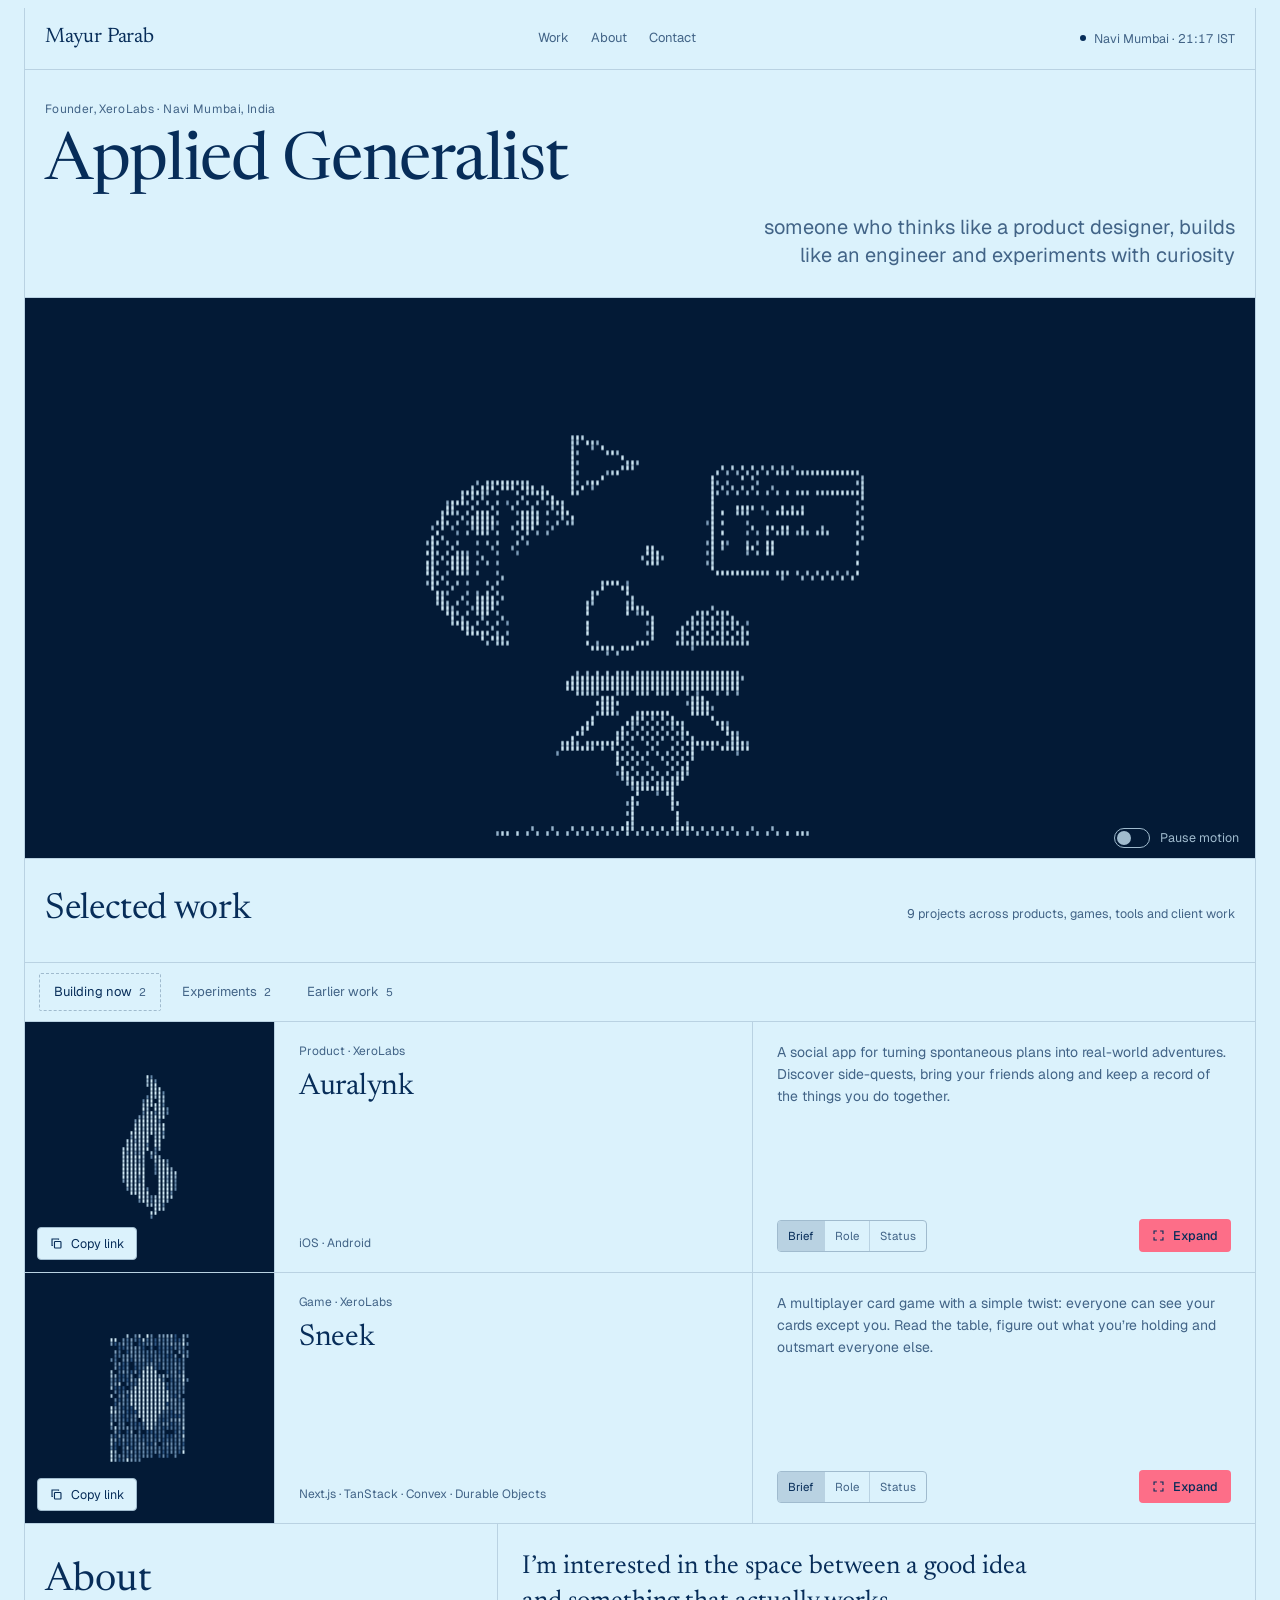
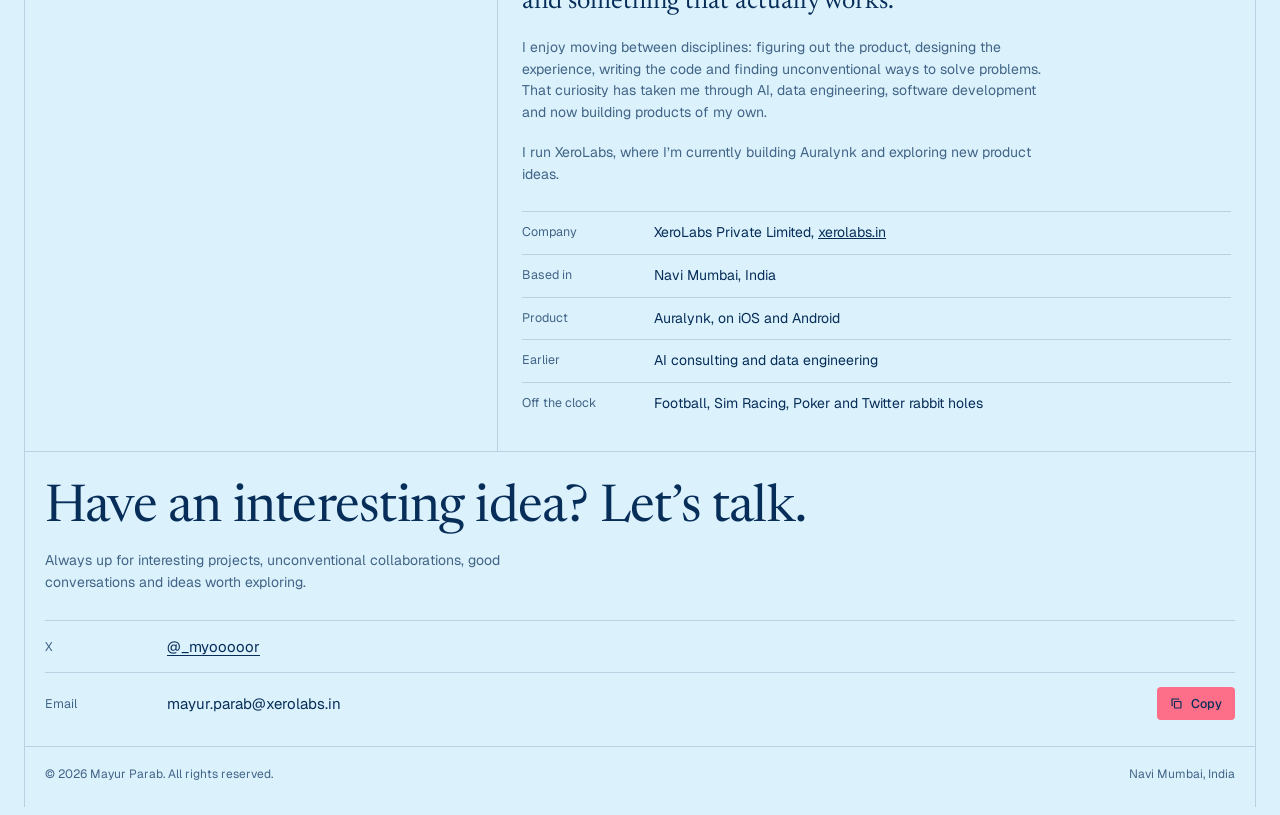
<file: index.html>
<!DOCTYPE html>
<html lang="en">
<head>
    <meta charset="utf-8">
    <meta name="viewport" content="width=device-width,initial-scale=1,viewport-fit=cover">
    <title>Mayur Parab · Applied Generalist</title>
    <meta name="description" content="Mayur Parab is an applied generalist and the founder of XeroLabs, where he is building Auralynk, a social app for real-world side-quests.">
    <meta name="theme-color" content="#DBF2FC">
    <meta name="color-scheme" content="light">
    <link rel="canonical" href="https://mayurparab.com/">
    <meta property="og:type" content="website">
    <meta property="og:title" content="Mayur Parab · Applied Generalist">
    <meta property="og:description" content="Mayur Parab is an applied generalist and the founder of XeroLabs, where he is building Auralynk, a social app for real-world side-quests.">
    <meta property="og:url" content="https://mayurparab.com/">
    <link rel="preconnect" href="https://fonts.googleapis.com">
    <link rel="preconnect" href="https://fonts.gstatic.com" crossorigin>
    <link href="https://fonts.googleapis.com/css2?family=Geist:wght@400;500&family=Newsreader:ital,opsz,wght@0,6..72,400;1,6..72,400&display=swap" rel="stylesheet">
    <link rel="stylesheet" href="styles.css">
    <link rel="icon" href="data:image/svg+xml,%3Csvg xmlns='http://www.w3.org/2000/svg' viewBox='0 0 32 32'%3E%3Crect width='32' height='32' rx='6' fill='%23072D59'/%3E%3Ctext x='16' y='23' font-family='Georgia,serif' font-size='20' text-anchor='middle' fill='%23DBF2FC'%3EM%3C/text%3E%3C/svg%3E">
</head>
<body>
    <div class="frame" id="top">
        <header class="top">
            <a class="brand" href="#top">Mayur Parab</a>
            <nav class="nav" aria-label="Sections">
                <a href="#work">Work</a><a href="#about">About</a><a href="#contact">Contact</a>
            </nav>
            <div class="clock"><i aria-hidden="true"></i><span id="clock">Navi Mumbai</span></div>
        </header>

        <section aria-labelledby="h1">
            <div class="strip">
                <p class="kicker">Founder, XeroLabs · Navi Mumbai, India</p>
                <h1 id="h1">Applied Generalist</h1>
                <p class="sub">someone who thinks like a product designer, builds like an engineer and experiments with curiosity</p>
            </div>
            <div class="stage">
                <div class="stage-art" id="stageArt">
                    <canvas id="heroCanvas" aria-hidden="true"></canvas>
                    <span class="art-note">Hover to tilt</span>
                    <div class="switch art-switch">
                        <button id="motionSwitch" type="button" role="switch" aria-checked="false" aria-labelledby="motionLabel"></button>
                        <span id="motionLabel">Pause motion</span>
                    </div>
                </div>
            </div>
        </section>

        <section id="work" aria-labelledby="work-h">
            <div class="sec-h">
                <h2 id="work-h">Selected work</h2>
                <p>9 projects across products, games, tools and client work</p>
            </div>
            <div class="tabs" role="tablist" aria-label="Project groups" id="tabs"></div>
            <div id="panels"></div>
        </section>

        <section class="about" id="about" aria-labelledby="about-h">
            <div class="about-l"><h2 id="about-h">About</h2></div>
            <div class="about-r">
                <p class="big">I’m interested in the space between a good idea and something that actually works.</p>
                <p class="small">I enjoy moving between disciplines: figuring out the product, designing the experience, writing the code and finding unconventional ways to solve problems. That curiosity has taken me through AI, data engineering, software development and now building products of my own.</p>
                <p class="small">I run XeroLabs, where I’m currently building Auralynk and exploring new product ideas.</p>
                <dl class="facts">
                    <div><dt>Company</dt><dd>XeroLabs Private Limited, <a href="https://xerolabs.in" target="_blank" rel="noopener">xerolabs.in</a></dd></div>
                    <div><dt>Based in</dt><dd>Navi Mumbai, India</dd></div>
                    <div><dt>Product</dt><dd>Auralynk, on iOS and Android</dd></div>
                    <div><dt>Earlier</dt><dd>AI consulting and data engineering</dd></div>
                    <div><dt>Off the clock</dt><dd>Football, Sim Racing, Poker and Twitter rabbit holes</dd></div>
                </dl>
            </div>
        </section>

        <section class="contact" id="contact" aria-labelledby="contact-h">
            <h2 id="contact-h">Have an interesting idea? Let’s talk.</h2>
            <p class="contact-sub">Always up for interesting projects, unconventional collaborations, good conversations and ideas worth exploring.</p>
            <div class="crow"><span class="l">X</span><span class="v"><a href="https://x.com/_myooooor" target="_blank" rel="noopener">@_myooooor</a></span><span></span></div>
            <div class="crow"><span class="l">Email</span><span class="v" id="emailText">mayur.parab@xerolabs.in</span><button class="btn btn-solid" type="button" data-copytext="mayur.parab@xerolabs.in" data-msg="Email copied"><svg viewBox="0 0 16 16" fill="none" stroke="currentColor" stroke-width="1.4" aria-hidden="true"><rect x="5.5" y="5.5" width="8" height="8" rx="1"/><path d="M10.5 3.5v-1h-8v8h1"/></svg>Copy</button></div>
        </section>
        <footer class="foot"><span>© 2026 Mayur Parab. All rights reserved.</span><span>Navi Mumbai, India</span></footer>
    </div>

    <dialog class="dlg" id="dlg" aria-labelledby="dlgTitle"></dialog>
    <div class="toast" id="toast" role="status" hidden></div>
    <script src="script.js"></script>
</body>
</html>
</file>
<file: styles.css>
/* Layout concept: a hairline-ruled sheet. Palette: Seal Blue ground, Navy Blue ink; the animated visuals sit on Navy tiles with Seal Blue dots; Crimson Pink reserved for calls to action. */
:root{
  --bg:#DBF2FC;
  --ink:#072D59;
  --ink-2:#426487;
  --line:#B9D2E2;
  --line-2:#A0BBCE;
  --st-lo:#1A4373;
  --st-hi:#DBF2FC;
  --tile:#031A36;
  --tile-ink:#A0BBCE;
  --cta:#FD6E88;
  --cta-ink:#072D59;
  --scrim:rgba(7,45,89,.5);
  --focus:#072D59;
  color-scheme:light;
  --serif:'Newsreader','Iowan Old Style','Palatino Linotype',Georgia,serif;
  --sans:'Geist','Inter',system-ui,-apple-system,'Segoe UI',Roboto,sans-serif;
}
*,*::before,*::after{box-sizing:border-box}
@media (prefers-reduced-motion:no-preference){html{scroll-behavior:smooth}}
body{
  background:var(--bg);color:var(--ink);font-family:var(--sans);font-size:14px;line-height:1.55;
  padding-left:max(16px,env(safe-area-inset-left,0px));
  padding-right:max(16px,env(safe-area-inset-right,0px));
  padding-block:0;-webkit-font-smoothing:antialiased;
}
a{color:inherit}
:focus-visible{outline:2px solid var(--focus);outline-offset:2px}
.frame{max-width:1240px;margin:0 auto;border-left:1px solid var(--line);border-right:1px solid var(--line)}
.amp{font-style:italic}
h1,h2,h3{font-family:var(--serif);font-weight:400;margin:0;text-wrap:balance}

/* header */
.top{display:flex;align-items:center;justify-content:space-between;gap:12px 24px;flex-wrap:wrap;padding:14px 20px;border-bottom:1px solid var(--line)}
.brand{font-family:var(--serif);font-size:21px;text-decoration:none;letter-spacing:-.01em}
.nav{display:flex;gap:22px}
.nav a{color:var(--ink-2);text-decoration:none;font-size:13px}
.nav a:hover{color:var(--ink)}
.clock{font-size:12.5px;color:var(--ink-2);font-variant-numeric:tabular-nums;display:flex;align-items:center;gap:8px}
.clock i{width:6px;height:6px;border-radius:50%;background:var(--ink);display:inline-block}
@media (max-width:640px){.nav{order:3;width:100%}}

/* hero */
.strip{padding:30px 20px 28px;border-bottom:1px solid var(--line)}
.sub{margin:16px 0 0 auto;text-align:right;max-width:46ch;font-size:clamp(16px,1.9vw,20px);line-height:1.4;color:var(--ink-2);text-wrap:balance}
.kicker{margin:0 0 12px;font-size:12px;letter-spacing:.03em;color:var(--ink-2)}
h1{font-size:clamp(36px,6.2vw,66px);line-height:1.02;letter-spacing:-.02em;max-width:17ch}
.stage{border-bottom:1px solid var(--line)}
.stage-art{position:relative;aspect-ratio:2.2;min-height:300px}
.stage-art canvas,.card-art canvas,.dlg-art canvas{position:absolute;inset:0;width:100%;height:100%;display:block}
.art-note{position:absolute;left:16px;bottom:12px;font-size:11.5px;color:var(--tile-ink)}
.stage-art,.card-art,.dlg-art{background:var(--tile)}
@media (hover:none){.art-note{display:none}}
.switch{display:flex;align-items:center;gap:10px;font-size:12.5px;color:var(--ink-2)}
.switch button{appearance:none;border:1px solid var(--line-2);background:var(--bg);width:36px;height:20px;border-radius:10px;padding:0;position:relative;cursor:pointer}
.switch button::after{content:"";position:absolute;top:2px;left:2px;width:14px;height:14px;border-radius:50%;background:var(--ink-2);transition:transform .15s ease}
.switch button[aria-checked="true"]{background:var(--line)}
.switch button[aria-checked="true"]::after{transform:translateX(16px);background:var(--ink)}
.art-switch{position:absolute;right:16px;bottom:10px;color:var(--tile-ink)}
.art-switch button{background:transparent;border-color:var(--tile-ink)}
.art-switch button::after{background:var(--tile-ink)}
.art-switch button[aria-checked="true"]{background:var(--tile-ink)}
.art-switch button[aria-checked="true"]::after{background:var(--tile)}
@media (max-width:820px){
  .stage-art{aspect-ratio:1.6}
}
@media (max-width:560px){.stage-art{aspect-ratio:1.1}}

/* work */
.sec-h{display:flex;justify-content:space-between;align-items:baseline;gap:8px 16px;flex-wrap:wrap;padding:24px 20px;border-bottom:1px solid var(--line)}
.sec-h h2{font-size:clamp(26px,3.4vw,36px);letter-spacing:-.01em}
.sec-h p{margin:0;color:var(--ink-2);font-size:12.5px}
.tabs{display:flex;gap:6px;padding:10px 14px;border-bottom:1px solid var(--line);overflow-x:auto}
.tab{font:inherit;font-size:13px;appearance:none;background:none;border:1px dashed transparent;border-radius:2px;color:var(--ink-2);padding:8px 14px;cursor:pointer;white-space:nowrap}
.tab:hover{color:var(--ink)}
.tab[aria-selected="true"]{color:var(--ink);border-color:var(--line-2)}
.tab .n{margin-left:7px;font-size:11px;font-variant-numeric:tabular-nums;color:var(--ink-2)}
.card{display:grid;grid-template-columns:minmax(180px,250px) minmax(0,1fr) minmax(0,1.05fr);border-bottom:1px solid var(--line);scroll-margin-top:12px}
.card-art{position:relative;aspect-ratio:1;border-right:1px solid var(--line)}
.copy{position:absolute;left:12px;bottom:12px}
.card-main{display:flex;flex-direction:column;gap:10px;padding:20px 24px;border-right:1px solid var(--line);min-width:0}
.card-main .k{margin:0;font-size:12px;color:var(--ink-2)}
.card-main h3{font-size:clamp(24px,2.6vw,30px);line-height:1.1;letter-spacing:-.01em}
.tags{margin:auto 0 0;font-size:12px;color:var(--ink-2)}
.card-side{display:flex;flex-direction:column;gap:16px;padding:20px 24px;min-width:0}
.txt{margin:0;color:var(--ink-2);max-width:52ch;min-height:6.4em}
.ctrl{margin-top:auto;display:flex;justify-content:space-between;align-items:center;gap:12px;flex-wrap:wrap}
.seg{display:inline-flex;border:1px solid var(--line-2);border-radius:4px;overflow:hidden}
.seg button{font:inherit;font-size:11.5px;appearance:none;background:none;border:0;border-right:1px solid var(--line);color:var(--ink-2);padding:6px 10px;cursor:pointer}
.seg button:last-child{border-right:0}
.seg button[aria-pressed="true"]{background:var(--line);color:var(--ink)}
.btn{font:inherit;font-size:12.5px;display:inline-flex;align-items:center;gap:8px;padding:8px 12px;border-radius:4px;cursor:pointer;border:1px solid transparent;line-height:1.2}
.btn svg{width:13px;height:13px;flex:none}
.btn-solid{background:var(--cta);color:var(--cta-ink);font-weight:500}
.btn-solid:hover{opacity:.86}
.btn-ghost{background:var(--bg);color:var(--ink);border-color:var(--line-2)}
.btn-ghost:hover{border-color:var(--ink)}
@media (max-width:900px){
  .card{grid-template-columns:minmax(0,1fr)}
  .card-art{aspect-ratio:1.5;border-right:0;border-bottom:1px solid var(--line)}
  .card-main{border-right:0;padding-bottom:4px}
  .txt{min-height:0}
}

/* about */
.about{display:grid;grid-template-columns:minmax(0,1fr) minmax(0,1.6fr);border-bottom:1px solid var(--line)}
.about-l{padding:26px 20px;border-right:1px solid var(--line)}
.about-l h2{font-size:clamp(28px,3.6vw,40px)}
.about-r{padding:26px 24px;display:flex;flex-direction:column;gap:18px;min-width:0}
.big{font-family:var(--serif);font-size:clamp(20px,2.4vw,26px);line-height:1.32;margin:0;max-width:34ch;text-wrap:pretty}
.about-r p.small{margin:0;color:var(--ink-2);max-width:60ch}
.facts{margin:8px 0 0}
.facts div{display:grid;grid-template-columns:120px minmax(0,1fr);gap:12px;padding:10px 0;border-top:1px solid var(--line)}
.facts dt{color:var(--ink-2);font-size:12.5px}
.facts dd{margin:0}
@media (max-width:820px){.about{grid-template-columns:minmax(0,1fr)}.about-l{border-right:0;border-bottom:1px solid var(--line)}}

/* contact */
.contact{padding:30px 20px 12px;border-bottom:1px solid var(--line)}
.contact h2{font-size:clamp(30px,4.4vw,52px);line-height:1.05;letter-spacing:-.015em;text-wrap:balance;margin-bottom:14px}
.contact-sub{margin:0 0 26px;max-width:56ch;color:var(--ink-2)}
.crow{display:grid;grid-template-columns:110px minmax(0,1fr) auto;gap:12px;align-items:center;padding:14px 0;border-top:1px solid var(--line)}
.crow .l{color:var(--ink-2);font-size:12.5px}
.crow .v{font-size:15px;overflow-wrap:anywhere}
.crow .v a{text-underline-offset:3px}
.crow .h{color:var(--ink-2);font-size:12.5px;display:block}
@media (max-width:560px){.crow{grid-template-columns:minmax(0,1fr) auto}.crow .l{grid-column:1/-1}}
.foot{padding:18px 20px calc(24px + env(safe-area-inset-bottom,0px));color:var(--ink-2);font-size:12px;display:flex;justify-content:space-between;gap:12px;flex-wrap:wrap}

/* dialog */
dialog.dlg{border:1px solid var(--line-2);background:var(--bg);color:var(--ink);padding:0;width:min(940px,calc(100vw - 32px));max-height:calc(100vh - 32px);overflow:auto;border-radius:2px}
dialog.dlg::backdrop{background:var(--scrim)}
.dlg-body{display:grid;grid-template-columns:minmax(0,.9fr) minmax(0,1.1fr)}
.dlg-art{position:relative;aspect-ratio:1;border-right:1px solid var(--line)}
.dlg-r{padding:20px 24px 24px;display:flex;flex-direction:column;gap:14px;min-width:0}
.dlg-top{display:flex;justify-content:space-between;align-items:center;gap:12px}
.dlg-top .k{margin:0;font-size:12px;color:var(--ink-2)}
.dlg-r h3{font-size:clamp(28px,4vw,40px);line-height:1.05;letter-spacing:-.015em}
.dlg-r .brief{margin:0;color:var(--ink-2);max-width:50ch}
.dlg-r .facts{margin-top:4px}
.dlg-actions{display:flex;gap:10px;margin-top:6px;flex-wrap:wrap}
@media (max-width:720px){
  .dlg-body{grid-template-columns:minmax(0,1fr)}
  .dlg-art{aspect-ratio:1.3;border-right:0;border-bottom:1px solid var(--line)}
}
.toast{position:fixed;left:50%;bottom:calc(24px + env(safe-area-inset-bottom,0px));transform:translateX(-50%);background:var(--ink);color:var(--bg);padding:9px 14px;border-radius:4px;font-size:12.5px;z-index:50;max-width:calc(100vw - 32px)}
</file>
